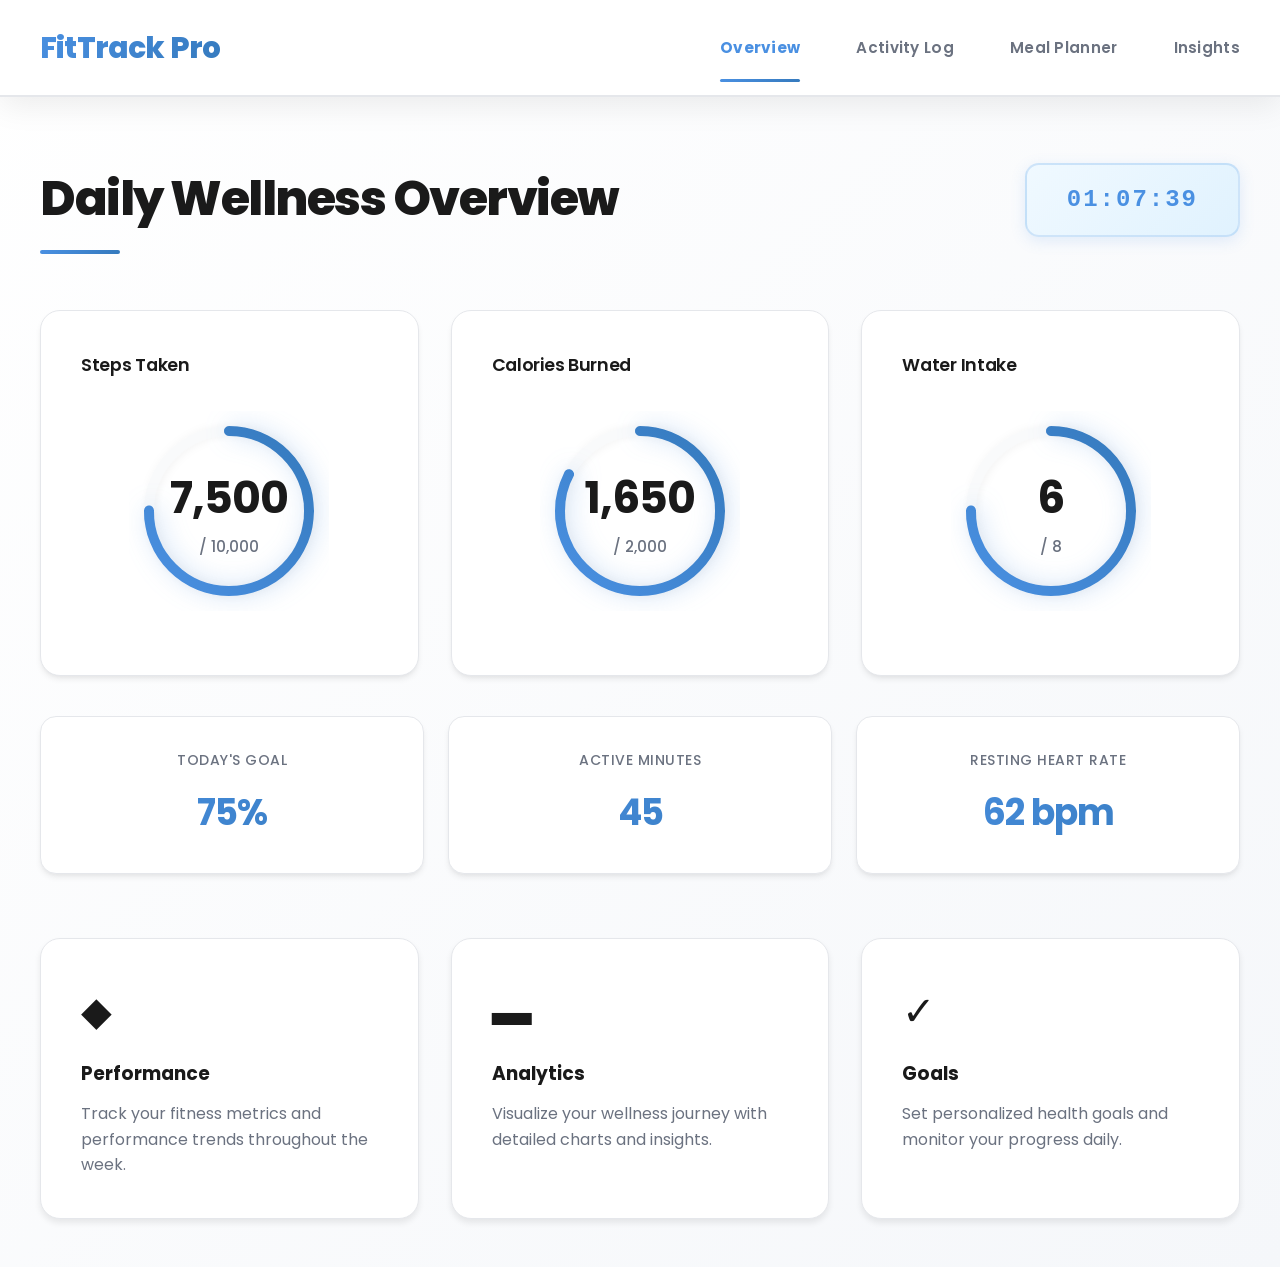
<file: index.html>
<!DOCTYPE html>
<html lang="en">
<head>
    <meta charset="UTF-8">
    <meta name="viewport" content="width=device-width, initial-scale=1.0">
    <title>FitTrack Pro - Daily Wellness Overview</title>
    <link rel="preconnect" href="https://fonts.googleapis.com">
    <link rel="preconnect" href="https://fonts.gstatic.com" crossorigin>
    <link href="https://fonts.googleapis.com/css2?family=Poppins:wght@300;400;500;600;700;800&display=swap" rel="stylesheet">
    <link rel="stylesheet" href="styles.css">
</head>
<body>
    <nav class="navbar">
        <div class="nav-container">
            <div class="logo">FitTrack Pro</div>
            <ul class="nav-menu">
                <li><a href="index.html" class="nav-link active">Overview</a></li>
                <li><a href="activity.html" class="nav-link">Activity Log</a></li>
                <li><a href="meals.html" class="nav-link">Meal Planner</a></li>
                <li><a href="insights.html" class="nav-link">Insights</a></li>
            </ul>
        </div>
    </nav>

    <main class="container">
        <svg width="0" height="0" style="position: absolute;">
            <defs>
                <linearGradient id="progressGradient" x1="0%" y1="0%" x2="100%" y2="100%">
                    <stop offset="0%" style="stop-color:#4A90E2;stop-opacity:1" />
                    <stop offset="100%" style="stop-color:#357ABD;stop-opacity:1" />
                </linearGradient>
            </defs>
        </svg>
        <div class="page-header">
            <h1>Daily Wellness Overview</h1>
            <div class="live-clock" id="liveClock"></div>
        </div>

        <div class="dashboard-grid">
            <div class="metric-card">
                <div class="metric-header">
                    <h3>Steps Taken</h3>
                </div>
                <div class="circular-progress" id="stepsProgress">
                    <svg class="progress-ring" width="200" height="200">
                        <circle class="progress-ring-circle-bg" cx="100" cy="100" r="80"></circle>
                        <circle class="progress-ring-circle" id="stepsCircle" cx="100" cy="100" r="80"></circle>
                    </svg>
                    <div class="progress-value">
                        <span id="stepsValue">0</span>
                        <span class="progress-label">/ 10,000</span>
                    </div>
                </div>
            </div>

            <div class="metric-card">
                <div class="metric-header">
                    <h3>Calories Burned</h3>
                </div>
                <div class="circular-progress" id="caloriesProgress">
                    <svg class="progress-ring" width="200" height="200">
                        <circle class="progress-ring-circle-bg" cx="100" cy="100" r="80"></circle>
                        <circle class="progress-ring-circle" id="caloriesCircle" cx="100" cy="100" r="80"></circle>
                    </svg>
                    <div class="progress-value">
                        <span id="caloriesValue">0</span>
                        <span class="progress-label">/ 2,000</span>
                    </div>
                </div>
            </div>

            <div class="metric-card">
                <div class="metric-header">
                    <h3>Water Intake</h3>
                </div>
                <div class="circular-progress" id="waterProgress">
                    <svg class="progress-ring" width="200" height="200">
                        <circle class="progress-ring-circle-bg" cx="100" cy="100" r="80"></circle>
                        <circle class="progress-ring-circle" id="waterCircle" cx="100" cy="100" r="80"></circle>
                    </svg>
                    <div class="progress-value">
                        <span id="waterValue">0</span>
                        <span class="progress-label">/ 8</span>
                    </div>
                </div>
            </div>
        </div>

        <div class="quick-stats">
            <div class="stat-box">
                <div class="stat-label">Today's Goal</div>
                <div class="stat-value" id="goalProgress">75%</div>
            </div>
            <div class="stat-box">
                <div class="stat-label">Active Minutes</div>
                <div class="stat-value" id="activeMinutes">45</div>
            </div>
            <div class="stat-box">
                <div class="stat-label">Resting Heart Rate</div>
                <div class="stat-value" id="heartRate">62 bpm</div>
            </div>
        </div>

        <div style="margin-top: 4rem;">
            <div style="display: grid; grid-template-columns: repeat(auto-fit, minmax(300px, 1fr)); gap: 2rem;">
                <div style="background: white; border-radius: 20px; padding: 2.5rem; box-shadow: 0 4px 6px rgba(0,0,0,0.08); border: 1px solid #E5E7EB; animation: fadeInUp 0.6s cubic-bezier(0.4, 0, 0.2, 1) 0.7s both;">
                    <div style="font-size: 2.5rem; margin-bottom: 1rem;">◆</div>
                    <h3 style="font-weight: 700; color: #1A1A1A; margin-bottom: 0.75rem;">Performance</h3>
                    <p style="color: #6B7280; line-height: 1.6;">Track your fitness metrics and performance trends throughout the week.</p>
                </div>
                <div style="background: white; border-radius: 20px; padding: 2.5rem; box-shadow: 0 4px 6px rgba(0,0,0,0.08); border: 1px solid #E5E7EB; animation: fadeInUp 0.6s cubic-bezier(0.4, 0, 0.2, 1) 0.8s both;">
                    <div style="font-size: 2.5rem; margin-bottom: 1rem;">▬</div>
                    <h3 style="font-weight: 700; color: #1A1A1A; margin-bottom: 0.75rem;">Analytics</h3>
                    <p style="color: #6B7280; line-height: 1.6;">Visualize your wellness journey with detailed charts and insights.</p>
                </div>
                <div style="background: white; border-radius: 20px; padding: 2.5rem; box-shadow: 0 4px 6px rgba(0,0,0,0.08); border: 1px solid #E5E7EB; animation: fadeInUp 0.6s cubic-bezier(0.4, 0, 0.2, 1) 0.9s both;">
                    <div style="font-size: 2.5rem; margin-bottom: 1rem;">✓</div>
                    <h3 style="font-weight: 700; color: #1A1A1A; margin-bottom: 0.75rem;">Goals</h3>
                    <p style="color: #6B7280; line-height: 1.6;">Set personalized health goals and monitor your progress daily.</p>
                </div>
            </div>
        </div>
    </main>

    <script src="data.js"></script>
    <script src="script.js"></script>
</body>
</html>
</file>
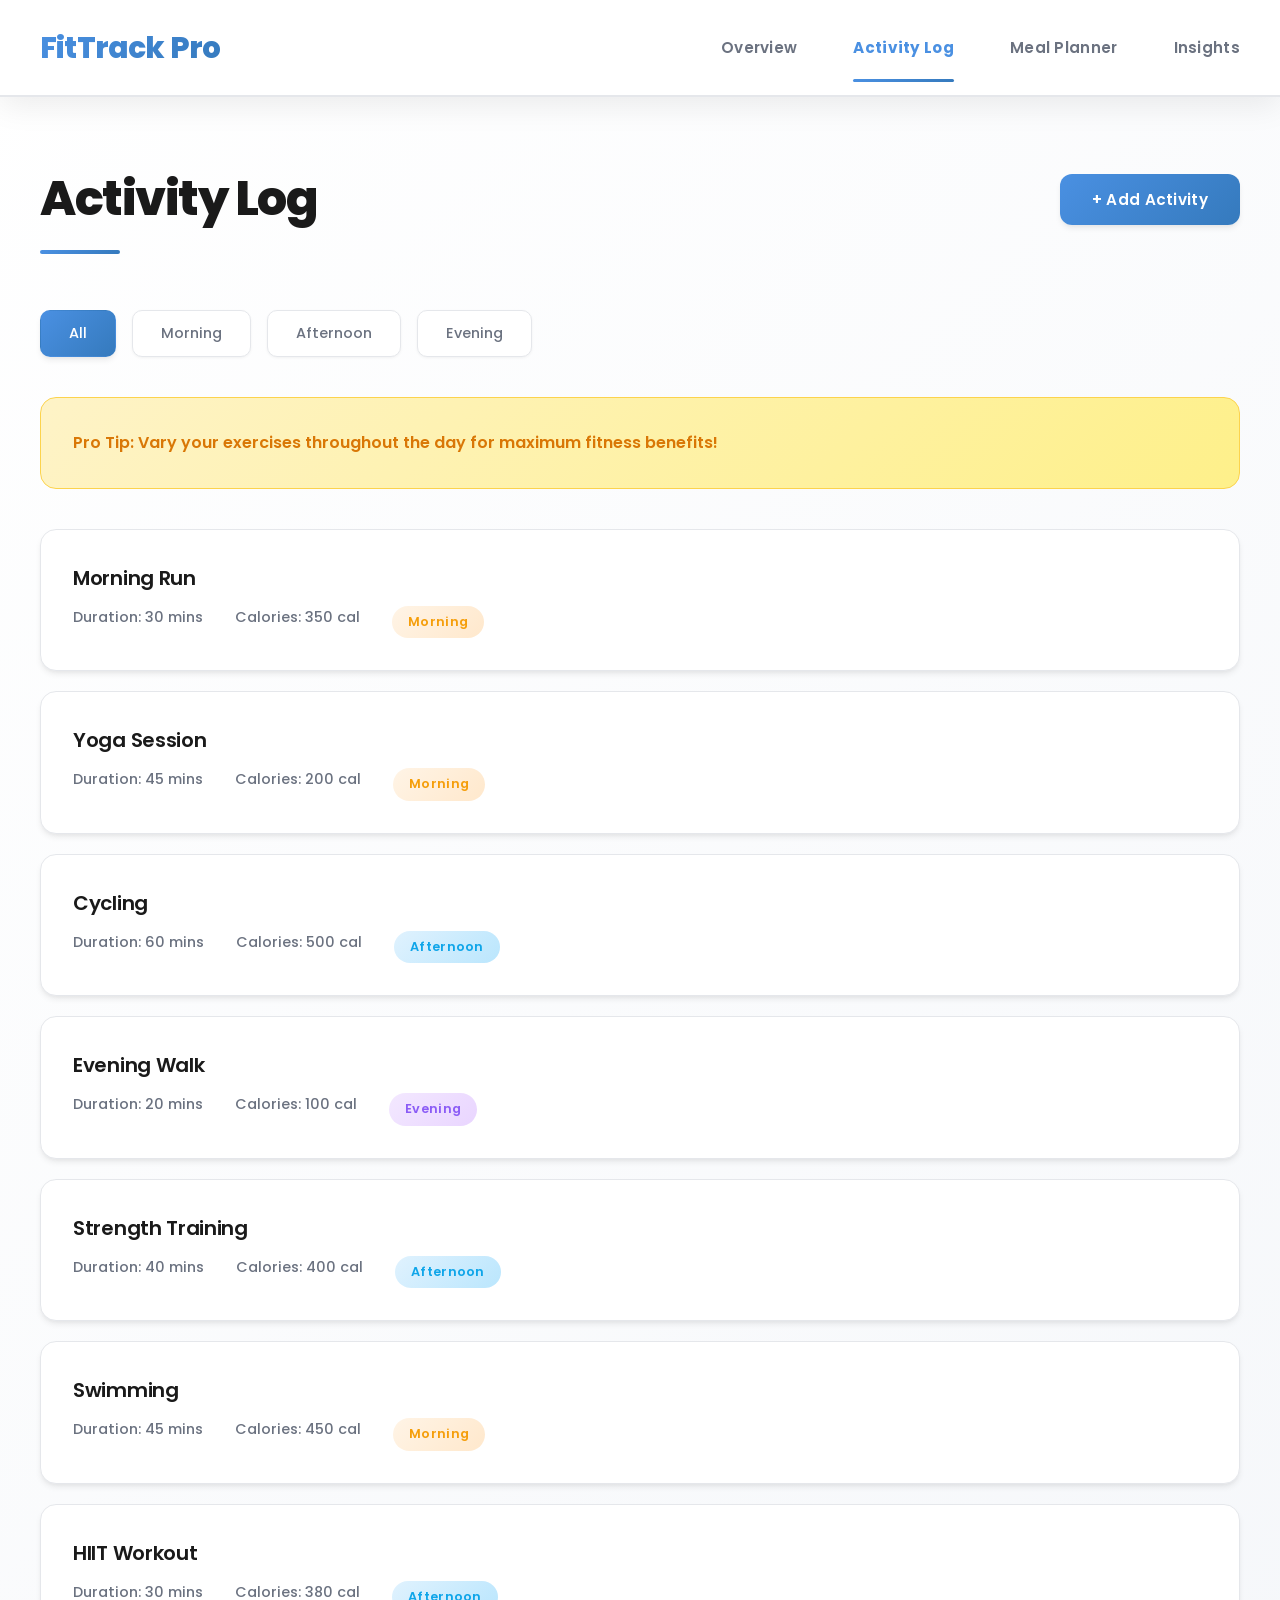
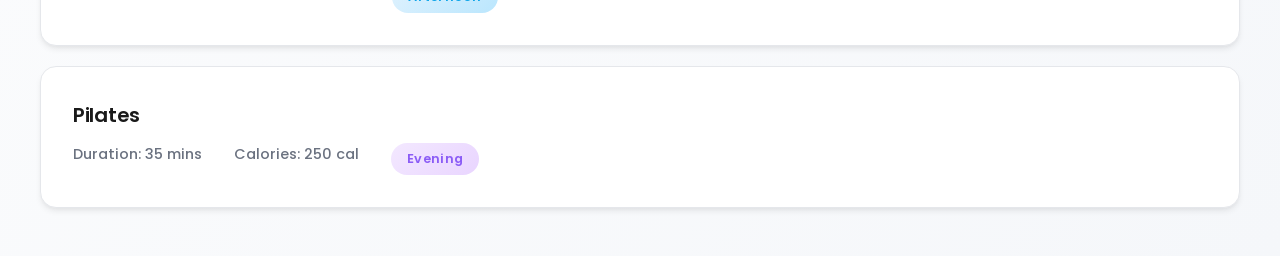
<file: activity.html>
<!DOCTYPE html>
<html lang="en">
<head>
    <meta charset="UTF-8">
    <meta name="viewport" content="width=device-width, initial-scale=1.0">
    <title>FitTrack Pro - Activity Log</title>
    <link rel="preconnect" href="https://fonts.googleapis.com">
    <link rel="preconnect" href="https://fonts.gstatic.com" crossorigin>
    <link href="https://fonts.googleapis.com/css2?family=Poppins:wght@300;400;500;600;700;800&display=swap" rel="stylesheet">
    <link rel="stylesheet" href="styles.css">
</head>
<body>
    <nav class="navbar">
        <div class="nav-container">
            <div class="logo">FitTrack Pro</div>
            <ul class="nav-menu">
                <li><a href="index.html" class="nav-link">Overview</a></li>
                <li><a href="activity.html" class="nav-link active">Activity Log</a></li>
                <li><a href="meals.html" class="nav-link">Meal Planner</a></li>
                <li><a href="insights.html" class="nav-link">Insights</a></li>
            </ul>
        </div>
    </nav>

    <main class="container">
        <div class="page-header">
            <h1>Activity Log</h1>
            <button class="btn btn-primary" id="addActivityBtn">+ Add Activity</button>
        </div>

        <div class="filter-section">
            <button class="filter-btn active" data-filter="all">All</button>
            <button class="filter-btn" data-filter="morning">Morning</button>
            <button class="filter-btn" data-filter="afternoon">Afternoon</button>
            <button class="filter-btn" data-filter="evening">Evening</button>
        </div>

        <div style="margin-bottom: 2.5rem; padding: 2rem; background: linear-gradient(135deg, #FEF3C7 0%, #FEF08A 100%); border-radius: 16px; border: 1px solid #FCD34D;">
            <p style="color: #D97706; font-weight: 600;">Pro Tip: Vary your exercises throughout the day for maximum fitness benefits!</p>
        </div>

        <div class="activity-list" id="activityList">
            <!-- Activities will be dynamically inserted here -->
        </div>
    </main>

    <!-- Add Activity Modal -->
    <div class="modal-overlay" id="activityModal">
        <div class="modal-content">
            <div class="modal-header">
                <h2>Add New Activity</h2>
                <button class="modal-close" id="closeModal">&times;</button>
            </div>
            <form id="activityForm" class="activity-form">
                <div class="form-group">
                    <label for="activityName">Activity Name</label>
                    <input type="text" id="activityName" required placeholder="e.g., Running, Yoga, Cycling">
                </div>
                <div class="form-group">
                    <label for="activityDuration">Duration (minutes)</label>
                    <input type="number" id="activityDuration" required min="1" placeholder="30">
                </div>
                <div class="form-group">
                    <label for="activityCalories">Calories Burned</label>
                    <input type="number" id="activityCalories" required min="1" placeholder="250">
                </div>
                <div class="form-group">
                    <label for="activityTime">Time of Day</label>
                    <select id="activityTime" required>
                        <option value="morning">Morning</option>
                        <option value="afternoon">Afternoon</option>
                        <option value="evening">Evening</option>
                    </select>
                </div>
                <div class="form-actions">
                    <button type="button" class="btn btn-secondary" id="cancelBtn">Cancel</button>
                    <button type="submit" class="btn btn-primary">Add Activity</button>
                </div>
            </form>
        </div>
    </div>

    <!-- Success Modal -->
    <div class="modal-overlay" id="successModal">
        <div class="modal-content success-modal">
            <div class="success-icon">✓</div>
            <h2>Activity Added Successfully</h2>
            <button class="btn btn-primary" id="closeSuccessModal">OK</button>
        </div>
    </div>

    <script src="data.js"></script>
    <script src="activity.js"></script>
</body>
</html>
</file>
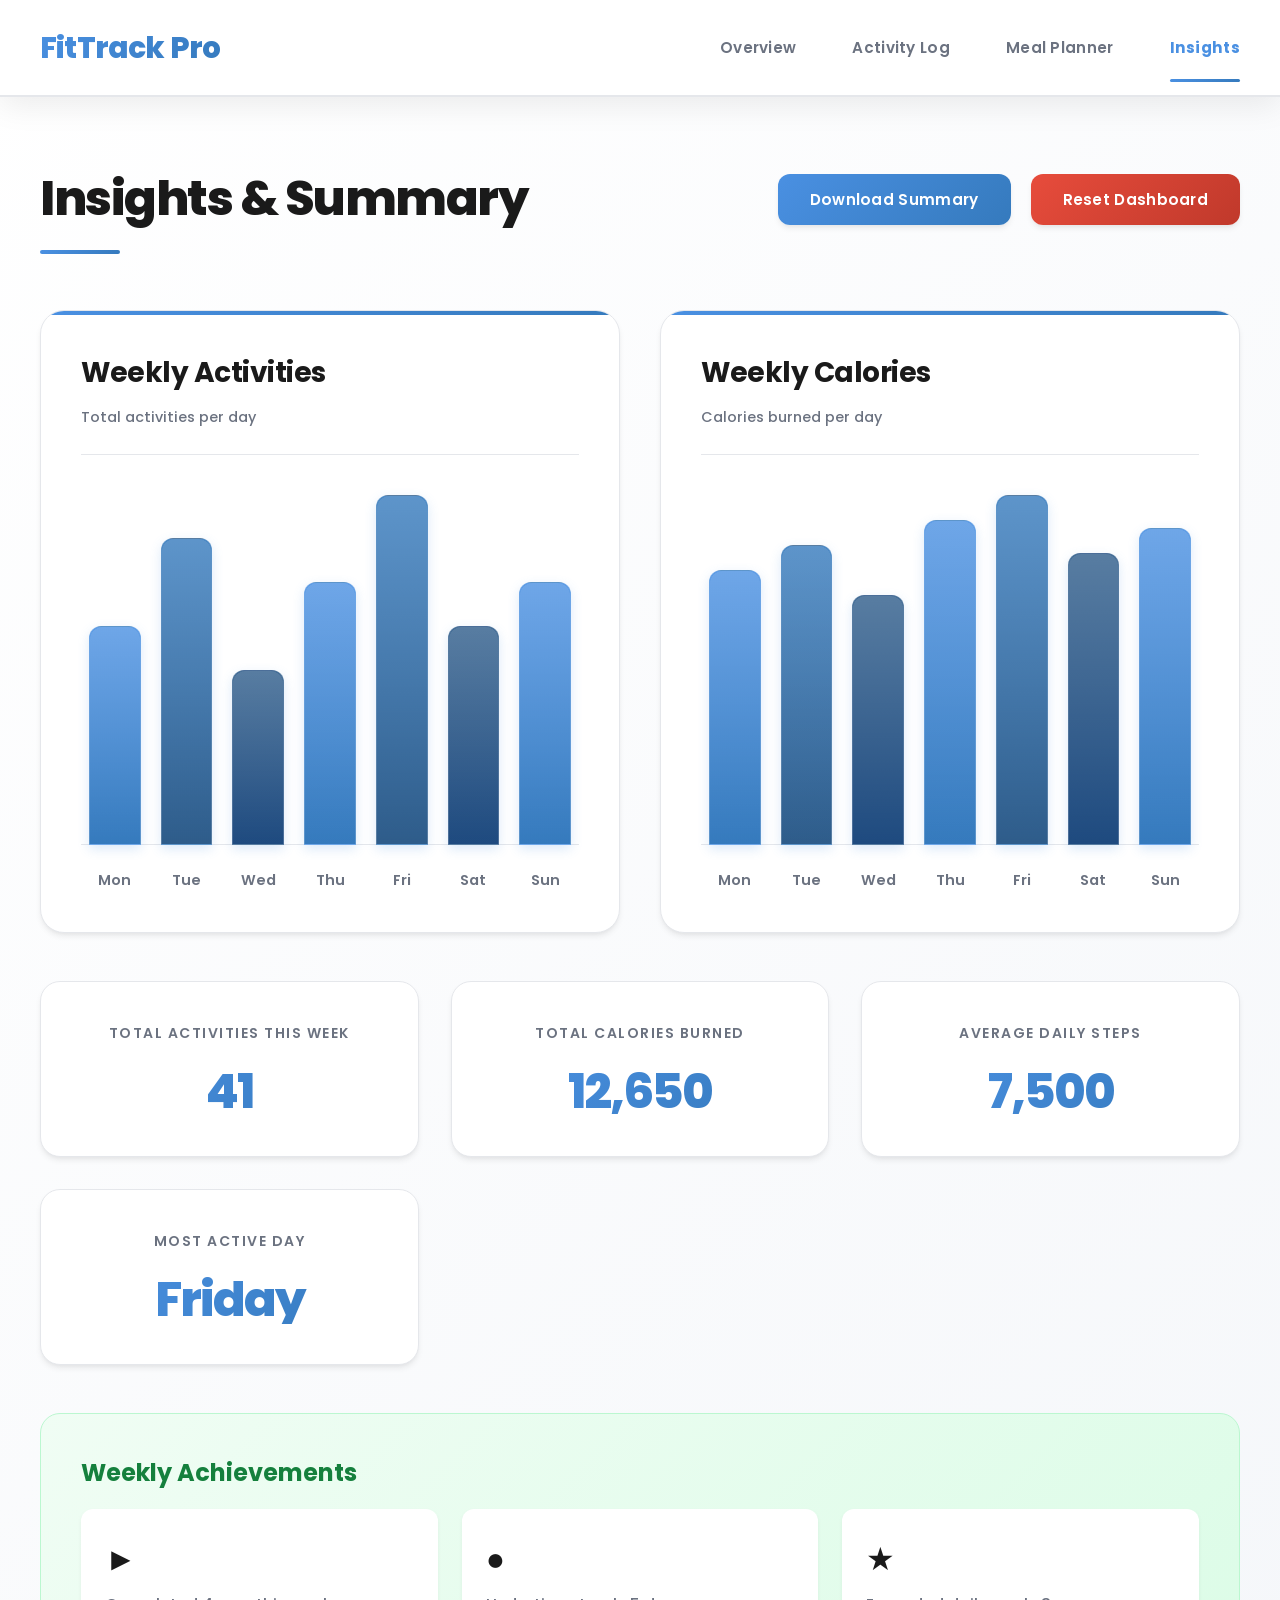
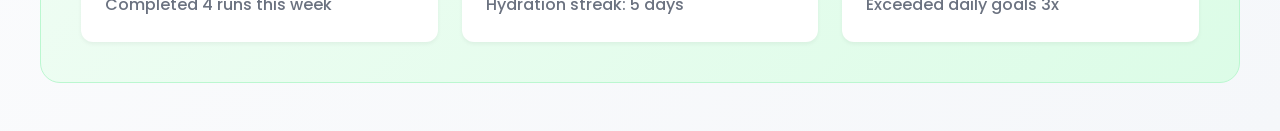
<file: insights.html>
<!DOCTYPE html>
<html lang="en">
<head>
    <meta charset="UTF-8">
    <meta name="viewport" content="width=device-width, initial-scale=1.0">
    <title>FitTrack Pro - Insights & Summary</title>
    <link rel="preconnect" href="https://fonts.googleapis.com">
    <link rel="preconnect" href="https://fonts.gstatic.com" crossorigin>
    <link href="https://fonts.googleapis.com/css2?family=Poppins:wght@300;400;500;600;700;800&display=swap" rel="stylesheet">
    <link rel="stylesheet" href="styles.css">
</head>
<body>
    <nav class="navbar">
        <div class="nav-container">
            <div class="logo">FitTrack Pro</div>
            <ul class="nav-menu">
                <li><a href="index.html" class="nav-link">Overview</a></li>
                <li><a href="activity.html" class="nav-link">Activity Log</a></li>
                <li><a href="meals.html" class="nav-link">Meal Planner</a></li>
                <li><a href="insights.html" class="nav-link active">Insights</a></li>
            </ul>
        </div>
    </nav>

    <main class="container">
        <div class="page-header">
            <h1>Insights & Summary</h1>
            <div class="header-actions">
                <button class="btn btn-primary" id="downloadBtn">Download Summary</button>
                <button class="btn btn-danger" id="resetBtn">Reset Dashboard</button>
            </div>
        </div>

        <div class="insights-grid">
            <div class="insight-card">
                <div class="insight-header">
                    <h2>Weekly Activities</h2>
                    <span class="insight-subtitle">Total activities per day</span>
                </div>
                <div class="bar-chart" id="weeklyActivities">
                    <div class="chart-bars">
                        <!-- Bars will be dynamically inserted -->
                    </div>
                    <div class="chart-labels">
                        <span>Mon</span>
                        <span>Tue</span>
                        <span>Wed</span>
                        <span>Thu</span>
                        <span>Fri</span>
                        <span>Sat</span>
                        <span>Sun</span>
                    </div>
                </div>
            </div>

            <div class="insight-card">
                <div class="insight-header">
                    <h2>Weekly Calories</h2>
                    <span class="insight-subtitle">Calories burned per day</span>
                </div>
                <div class="bar-chart" id="weeklyCalories">
                    <div class="chart-bars">
                        <!-- Bars will be dynamically inserted -->
                    </div>
                    <div class="chart-labels">
                        <span>Mon</span>
                        <span>Tue</span>
                        <span>Wed</span>
                        <span>Thu</span>
                        <span>Fri</span>
                        <span>Sat</span>
                        <span>Sun</span>
                    </div>
                </div>
            </div>
        </div>

        <div class="summary-stats">
            <div class="summary-card">
                <h3>Total Activities This Week</h3>
                <div class="summary-value" id="totalActivities">0</div>
            </div>
            <div class="summary-card">
                <h3>Total Calories Burned</h3>
                <div class="summary-value" id="totalCaloriesBurned">0</div>
            </div>
            <div class="summary-card">
                <h3>Average Daily Steps</h3>
                <div class="summary-value" id="avgSteps">0</div>
            </div>
            <div class="summary-card">
                <h3>Most Active Day</h3>
                <div class="summary-value" id="mostActiveDay">-</div>
            </div>
        </div>

        <div style="margin-top: 3rem; padding: 2.5rem; background: linear-gradient(135deg, #F0FDF4 0%, #DCFCE7 100%); border-radius: 20px; border: 1px solid #BBF7D0;">
            <h2 style="color: #15803D; font-weight: 700; margin-bottom: 1rem; font-size: 1.5rem;">Weekly Achievements</h2>
            <div style="display: grid; grid-template-columns: repeat(auto-fit, minmax(250px, 1fr)); gap: 1.5rem;">
                <div style="background: white; padding: 1.5rem; border-radius: 12px; box-shadow: 0 2px 4px rgba(0,0,0,0.05);">
                    <div style="font-size: 2rem; margin-bottom: 0.5rem;">►</div>
                    <p style="color: #6B7280; font-weight: 500;">Completed 4 runs this week</p>
                </div>
                <div style="background: white; padding: 1.5rem; border-radius: 12px; box-shadow: 0 2px 4px rgba(0,0,0,0.05);">
                    <div style="font-size: 2rem; margin-bottom: 0.5rem;">●</div>
                    <p style="color: #6B7280; font-weight: 500;">Hydration streak: 5 days</p>
                </div>
                <div style="background: white; padding: 1.5rem; border-radius: 12px; box-shadow: 0 2px 4px rgba(0,0,0,0.05);">
                    <div style="font-size: 2rem; margin-bottom: 0.5rem;">★</div>
                    <p style="color: #6B7280; font-weight: 500;">Exceeded daily goals 3x</p>
                </div>
            </div>
        </div>
    </main>

    <!-- Reset Confirmation Modal -->
    <div class="modal-overlay" id="resetModal">
        <div class="modal-content">
            <div class="modal-header">
                <h2>Reset Dashboard</h2>
                <button class="modal-close" id="closeResetModal">&times;</button>
            </div>
            <div class="modal-body">
                <p>Are you sure you want to reset all dashboard data? This action cannot be undone.</p>
            </div>
            <div class="form-actions">
                <button type="button" class="btn btn-secondary" id="cancelResetBtn">Cancel</button>
                <button type="button" class="btn btn-danger" id="confirmResetBtn">Reset Dashboard</button>
            </div>
        </div>
    </div>

    <script src="data.js"></script>
    <script src="insights.js"></script>
</body>
</html>
</file>
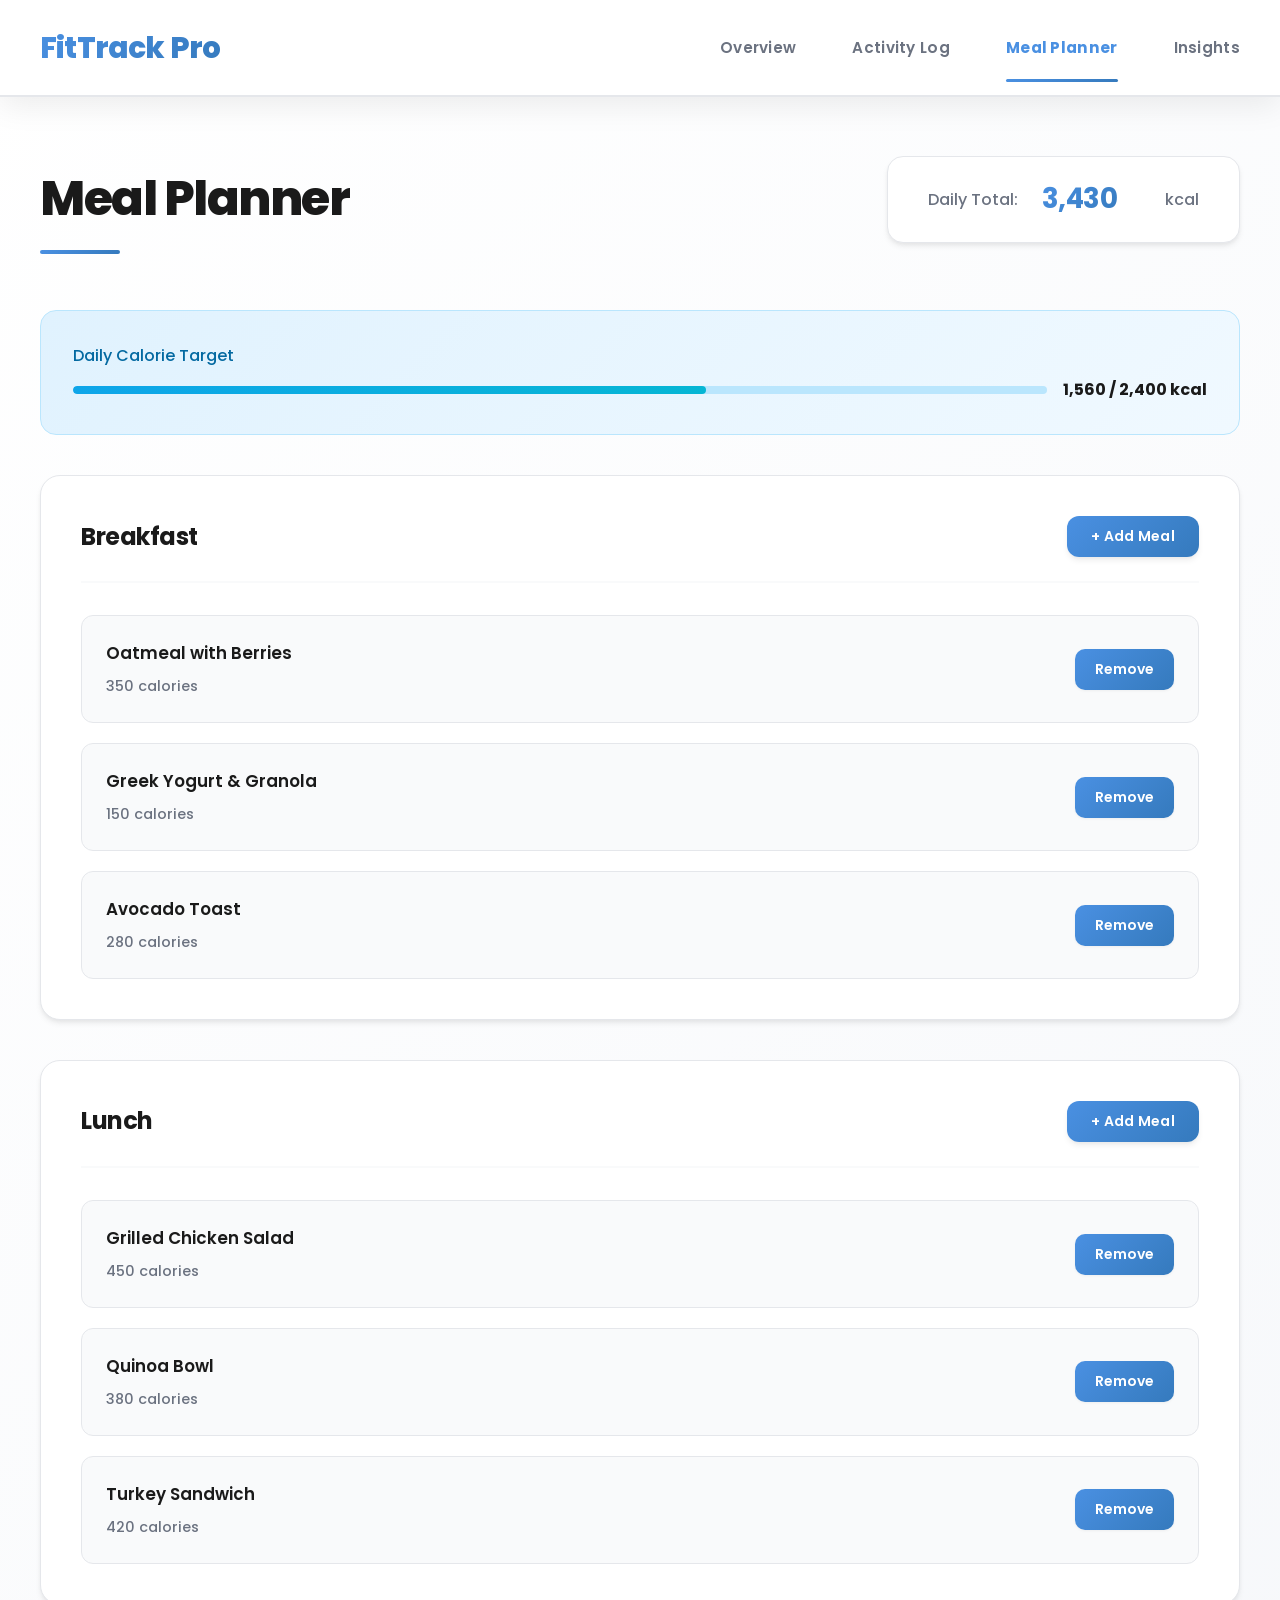
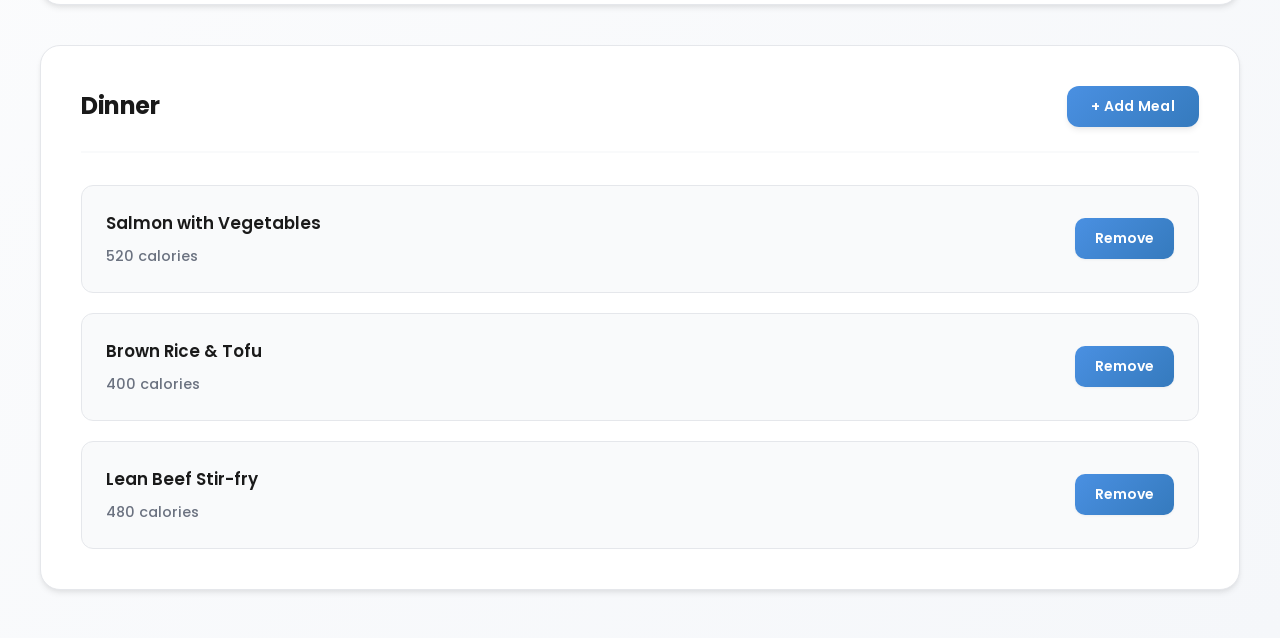
<file: meals.html>
<!DOCTYPE html>
<html lang="en">
<head>
    <meta charset="UTF-8">
    <meta name="viewport" content="width=device-width, initial-scale=1.0">
    <title>FitTrack Pro - Meal Planner</title>
    <link rel="preconnect" href="https://fonts.googleapis.com">
    <link rel="preconnect" href="https://fonts.gstatic.com" crossorigin>
    <link href="https://fonts.googleapis.com/css2?family=Poppins:wght@300;400;500;600;700;800&display=swap" rel="stylesheet">
    <link rel="stylesheet" href="styles.css">
</head>
<body>
    <nav class="navbar">
        <div class="nav-container">
            <div class="logo">FitTrack Pro</div>
            <ul class="nav-menu">
                <li><a href="index.html" class="nav-link">Overview</a></li>
                <li><a href="activity.html" class="nav-link">Activity Log</a></li>
                <li><a href="meals.html" class="nav-link active">Meal Planner</a></li>
                <li><a href="insights.html" class="nav-link">Insights</a></li>
            </ul>
        </div>
    </nav>

    <main class="container">
        <div class="page-header">
            <h1>Meal Planner</h1>
            <div class="daily-calories">
                <span class="calories-label">Daily Total:</span>
                <span class="calories-value" id="totalCalories">0</span>
                <span class="calories-label" style="margin-left: 1.5rem;">kcal</span>
            </div>
        </div>

        <div style="margin-bottom: 2.5rem; padding: 2rem; background: linear-gradient(135deg, #E0F2FE 0%, #F0F9FF 100%); border-radius: 16px; border: 1px solid #BAE6FD;">
            <p style="color: #0369A1; font-weight: 500; margin-bottom: 0.5rem;">Daily Calorie Target</p>
            <div style="display: flex; align-items: center; gap: 1rem;">
                <div style="flex: 1; height: 8px; background: #BAE6FD; border-radius: 4px; overflow: hidden;">
                    <div style="height: 100%; background: linear-gradient(90deg, #0EA5E9 0%, #06B6D4 100%); width: 65%; border-radius: 4px; animation: slideInLeft 1s ease-out;"></div>
                </div>
                <span style="color: #1A1A1A; font-weight: 700; min-width: 50px;">1,560 / 2,400 kcal</span>
            </div>
        </div>

        <div class="meals-grid">
            <div class="meal-section">
                <div class="meal-header">
                    <h2>Breakfast</h2>
                    <button class="btn btn-small" data-meal="breakfast">+ Add Meal</button>
                </div>
                <div class="meal-items" id="breakfastItems">
                    <!-- Breakfast items will be dynamically inserted -->
                </div>
            </div>

            <div class="meal-section">
                <div class="meal-header">
                    <h2>Lunch</h2>
                    <button class="btn btn-small" data-meal="lunch">+ Add Meal</button>
                </div>
                <div class="meal-items" id="lunchItems">
                    <!-- Lunch items will be dynamically inserted -->
                </div>
            </div>

            <div class="meal-section">
                <div class="meal-header">
                    <h2>Dinner</h2>
                    <button class="btn btn-small" data-meal="dinner">+ Add Meal</button>
                </div>
                <div class="meal-items" id="dinnerItems">
                    <!-- Dinner items will be dynamically inserted -->
                </div>
            </div>
        </div>
    </main>

    <!-- Add Meal Modal -->
    <div class="modal-overlay" id="mealModal">
        <div class="modal-content">
            <div class="modal-header">
                <h2>Add Meal Item</h2>
                <button class="modal-close" id="closeMealModal">&times;</button>
            </div>
            <form id="mealForm" class="activity-form">
                <div class="form-group">
                    <label for="mealName">Meal Name</label>
                    <input type="text" id="mealName" required placeholder="e.g., Grilled Chicken, Salad">
                </div>
                <div class="form-group">
                    <label for="mealCalories">Calories</label>
                    <input type="number" id="mealCalories" required min="1" placeholder="350">
                </div>
                <div class="form-actions">
                    <button type="button" class="btn btn-secondary" id="cancelMealBtn">Cancel</button>
                    <button type="submit" class="btn btn-primary">Add Meal</button>
                </div>
            </form>
        </div>
    </div>

    <script src="data.js"></script>
    <script src="meals.js"></script>
</body>
</html>
</file>
<file: styles.css>
* {
    margin: 0;
    padding: 0;
    box-sizing: border-box;
}

:root {
    --primary-color: #4A90E2;
    --secondary-color: #50C878;
    --danger-color: #E74C3C;
    --text-dark: #1A1A1A;
    --text-light: #6B7280;
    --bg-white: #FFFFFF;
    --bg-light: #F9FAFB;
    --bg-gradient: linear-gradient(135deg, #FFFFFF 0%, #F5F7FA 100%);
    --border-color: #E5E7EB;
    --shadow-sm: 0 1px 3px rgba(0, 0, 0, 0.05);
    --shadow: 0 4px 6px -1px rgba(0, 0, 0, 0.08), 0 2px 4px -1px rgba(0, 0, 0, 0.04);
    --shadow-lg: 0 10px 15px -3px rgba(0, 0, 0, 0.1), 0 4px 6px -2px rgba(0, 0, 0, 0.05);
    --shadow-xl: 0 20px 25px -5px rgba(0, 0, 0, 0.1), 0 10px 10px -5px rgba(0, 0, 0, 0.04);
    --gradient-black: linear-gradient(135deg, rgba(0, 0, 0, 0.02) 0%, rgba(0, 0, 0, 0.05) 100%);
    --gradient-primary: linear-gradient(135deg, #4A90E2 0%, #357ABD 100%);
    --gradient-success: linear-gradient(135deg, #50C878 0%, #3FA862 100%);
    --accent-orange: #F59E0B;
    --accent-purple: #8B5CF6;
    --accent-pink: #EC4899;
}

body {
    font-family: 'Poppins', -apple-system, BlinkMacSystemFont, 'Segoe UI', sans-serif;
    background: var(--bg-gradient);
    color: var(--text-dark);
    line-height: 1.6;
    font-weight: 400;
    -webkit-font-smoothing: antialiased;
    -moz-osx-font-smoothing: grayscale;
}

/* Navigation */
.navbar {
    background: rgba(255, 255, 255, 0.98);
    backdrop-filter: blur(12px);
    box-shadow: 0 8px 32px rgba(0, 0, 0, 0.08);
    position: sticky;
    top: 0;
    z-index: 1000;
    border-bottom: 2px solid var(--border-color);
    padding: 0;
}

.nav-container {
    max-width: 1400px;
    margin: 0 auto;
    padding: 1.5rem 2.5rem;
    display: flex;
    justify-content: space-between;
    align-items: center;
}

.logo {
    font-size: 1.85rem;
    font-weight: 800;
    background: var(--gradient-primary);
    -webkit-background-clip: text;
    -webkit-text-fill-color: transparent;
    background-clip: text;
    letter-spacing: -0.8px;
    transition: all 0.3s ease;
}

.logo:hover {
    transform: scale(1.05);
    letter-spacing: -0.5px;
}

.nav-menu {
    display: flex;
    list-style: none;
    gap: 3.5rem;
}

.nav-link {
    text-decoration: none;
    color: var(--text-light);
    font-weight: 600;
    font-size: 0.95rem;
    transition: all 0.3s ease;
    position: relative;
    padding: 0.75rem 0;
    letter-spacing: 0.3px;
}

.nav-link:hover {
    color: var(--primary-color);
}

.nav-link.active {
    color: var(--primary-color);
    font-weight: 700;
}

.nav-link.active::after {
    content: '';
    position: absolute;
    bottom: -0.75rem;
    left: 0;
    right: 0;
    height: 3px;
    background: var(--gradient-primary);
    border-radius: 2px;
    animation: slideInLeft 0.4s cubic-bezier(0.4, 0, 0.2, 1);
}

/* Container */
.container {
    max-width: 1400px;
    margin: 3rem auto;
    padding: 0 2.5rem;
}

.page-header {
    display: flex;
    justify-content: space-between;
    align-items: center;
    margin-bottom: 3.5rem;
    flex-wrap: wrap;
    gap: 2rem;
}

.page-header h1 {
    font-size: 3rem;
    font-weight: 800;
    color: var(--text-dark);
    letter-spacing: -1.5px;
    padding: 1rem 0;
    position: relative;
    animation: slideInLeft 0.8s cubic-bezier(0.4, 0, 0.2, 1);
}

.page-header h1::before {
    content: '';
    position: absolute;
    bottom: 0;
    left: 0;
    width: 80px;
    height: 4px;
    background: var(--gradient-primary);
    border-radius: 2px;
    animation: slideInLeft 1s cubic-bezier(0.4, 0, 0.2, 1) 0.2s both;
}

.live-clock {
    font-size: 1.5rem;
    font-weight: 700;
    color: var(--primary-color);
    background: linear-gradient(135deg, #F0F9FF 0%, #E0F2FE 100%);
    padding: 1rem 2.5rem;
    border-radius: 14px;
    box-shadow: 0 4px 15px rgba(74, 144, 226, 0.15);
    border: 2px solid rgba(74, 144, 226, 0.2);
    letter-spacing: 2px;
    font-family: 'Courier New', monospace;
    animation: slideInRight 0.8s cubic-bezier(0.4, 0, 0.2, 1);
    transition: all 0.3s ease;
}

.live-clock:hover {
    box-shadow: 0 6px 25px rgba(74, 144, 226, 0.25);
    transform: translateY(-2px);
    border-color: var(--primary-color);
}

/* Dashboard Grid */
.dashboard-grid {
    display: grid;
    grid-template-columns: repeat(auto-fit, minmax(320px, 1fr));
    gap: 2rem;
    margin-bottom: 2.5rem;
}

.metric-card {
    background: var(--bg-white);
    border-radius: 20px;
    padding: 2.5rem;
    box-shadow: var(--shadow);
    transition: all 0.4s cubic-bezier(0.4, 0, 0.2, 1);
    border: 1px solid var(--border-color);
    position: relative;
    overflow: hidden;
}

.metric-card::before {
    content: '';
    position: absolute;
    top: 0;
    left: 0;
    right: 0;
    height: 4px;
    background: var(--gradient-primary);
    opacity: 0;
    transition: opacity 0.4s;
}

.metric-card:hover {
    transform: translateY(-8px);
    box-shadow: var(--shadow-xl);
    border-color: rgba(74, 144, 226, 0.2);
}

.metric-card:hover::before {
    opacity: 1;
}

.metric-header {
    display: flex;
    justify-content: space-between;
    align-items: center;
    margin-bottom: 2rem;
}

.metric-header h3 {
    font-size: 1.1rem;
    font-weight: 600;
    color: var(--text-dark);
    letter-spacing: -0.3px;
}

.metric-icon {
    font-size: 2.25rem;
    opacity: 0.8;
}

/* Circular Progress */
.circular-progress {
    position: relative;
    display: flex;
    justify-content: center;
    align-items: center;
    margin: 1.5rem 0;
}

.progress-ring {
    transform: rotate(-90deg);
    filter: drop-shadow(0 2px 4px rgba(0, 0, 0, 0.05));
}

.progress-ring-circle-bg {
    fill: none;
    stroke: var(--bg-light);
    stroke-width: 10;
}

.progress-ring-circle {
    fill: none;
    stroke: url(#progressGradient);
    stroke-width: 10;
    stroke-linecap: round;
    stroke-dasharray: 502;
    stroke-dashoffset: 502;
    transition: stroke-dashoffset 1.5s cubic-bezier(0.4, 0, 0.2, 1);
    filter: drop-shadow(0 2px 8px rgba(74, 144, 226, 0.3));
}

.progress-value {
    position: absolute;
    text-align: center;
}

.progress-value span:first-child {
    font-size: 2.75rem;
    font-weight: 700;
    color: var(--text-dark);
    display: block;
    letter-spacing: -1px;
}

.progress-label {
    font-size: 0.95rem;
    color: var(--text-light);
    font-weight: 500;
    margin-top: 0.25rem;
}

/* Quick Stats */
.quick-stats {
    display: grid;
    grid-template-columns: repeat(auto-fit, minmax(220px, 1fr));
    gap: 1.5rem;
}

.stat-box {
    background: var(--bg-white);
    padding: 2rem;
    border-radius: 16px;
    box-shadow: var(--shadow);
    text-align: center;
    border: 1px solid var(--border-color);
    transition: all 0.3s ease;
    position: relative;
    overflow: hidden;
}

.stat-box::before {
    content: '';
    position: absolute;
    top: 0;
    left: 0;
    right: 0;
    bottom: 0;
    background: var(--gradient-black);
    opacity: 0;
    transition: opacity 0.3s;
}

.stat-box:hover {
    transform: translateY(-4px);
    box-shadow: var(--shadow-lg);
}

.stat-box:hover::before {
    opacity: 1;
}

.stat-label {
    font-size: 0.875rem;
    color: var(--text-light);
    margin-bottom: 0.75rem;
    font-weight: 500;
    text-transform: uppercase;
    letter-spacing: 0.5px;
    position: relative;
    z-index: 1;
}

.stat-value {
    font-size: 2.25rem;
    font-weight: 700;
    background: var(--gradient-primary);
    -webkit-background-clip: text;
    -webkit-text-fill-color: transparent;
    background-clip: text;
    position: relative;
    z-index: 1;
    letter-spacing: -1px;
}

/* Buttons */
.btn {
    padding: 0.875rem 2rem;
    border: none;
    border-radius: 12px;
    font-size: 0.95rem;
    font-weight: 600;
    font-family: 'Poppins', sans-serif;
    cursor: pointer;
    transition: all 0.3s cubic-bezier(0.4, 0, 0.2, 1);
    background: var(--gradient-primary);
    color: white;
    box-shadow: var(--shadow);
    letter-spacing: 0.3px;
    position: relative;
    overflow: hidden;
}

.btn::before {
    content: '';
    position: absolute;
    top: 0;
    left: -100%;
    width: 100%;
    height: 100%;
    background: linear-gradient(90deg, transparent, rgba(255, 255, 255, 0.2), transparent);
    transition: left 0.5s;
}

.btn:hover::before {
    left: 100%;
}

.btn:hover {
    transform: translateY(-2px);
    box-shadow: var(--shadow-lg);
}

.btn:active {
    transform: translateY(0);
}

.btn-primary {
    background: var(--gradient-primary);
}

.btn-secondary {
    background: linear-gradient(135deg, #6B7280 0%, #4B5563 100%);
}

.btn-danger {
    background: linear-gradient(135deg, #E74C3C 0%, #C0392B 100%);
}

.btn-small {
    padding: 0.625rem 1.5rem;
    font-size: 0.875rem;
}

.header-actions {
    display: flex;
    gap: 1.25rem;
    flex-wrap: wrap;
    animation: slideInRight 0.8s cubic-bezier(0.4, 0, 0.2, 1);
}

/* Filter Section */
.filter-section {
    display: flex;
    gap: 1rem;
    margin-bottom: 2.5rem;
    flex-wrap: wrap;
}

.filter-btn {
    padding: 0.75rem 1.75rem;
    border: 1.5px solid var(--border-color);
    background: var(--bg-white);
    border-radius: 10px;
    cursor: pointer;
    font-weight: 500;
    font-family: 'Poppins', sans-serif;
    color: var(--text-light);
    transition: all 0.3s ease;
    font-size: 0.9rem;
    box-shadow: var(--shadow-sm);
}

.filter-btn:hover {
    border-color: var(--primary-color);
    color: var(--primary-color);
    transform: translateY(-2px);
    box-shadow: var(--shadow);
}

.filter-btn.active {
    background: var(--gradient-primary);
    color: white;
    border-color: transparent;
    box-shadow: var(--shadow);
}

/* Activity List */
.activity-list {
    display: grid;
    gap: 1.25rem;
}

.activity-item {
    background: var(--bg-white);
    padding: 2rem;
    border-radius: 16px;
    box-shadow: var(--shadow);
    display: flex;
    justify-content: space-between;
    align-items: center;
    transition: all 0.3s ease;
    border: 1px solid var(--border-color);
    position: relative;
    overflow: hidden;
}

.activity-item::before {
    content: '';
    position: absolute;
    left: 0;
    top: 0;
    bottom: 0;
    width: 4px;
    background: var(--gradient-primary);
    transform: scaleY(0);
    transition: transform 0.3s;
}

.activity-item:hover {
    transform: translateX(8px);
    box-shadow: var(--shadow-lg);
    border-color: rgba(74, 144, 226, 0.2);
}

.activity-item:hover::before {
    transform: scaleY(1);
}

.activity-info {
    flex: 1;
}

.activity-name {
    font-size: 1.25rem;
    font-weight: 600;
    color: var(--text-dark);
    margin-bottom: 0.75rem;
    letter-spacing: -0.3px;
}

.activity-details {
    display: flex;
    gap: 2rem;
    color: var(--text-light);
    font-size: 0.9rem;
    font-weight: 500;
}

.activity-badge {
    padding: 0.375rem 1rem;
    border-radius: 20px;
    font-size: 0.8rem;
    font-weight: 600;
    text-transform: capitalize;
    letter-spacing: 0.3px;
}

.badge-morning {
    background: linear-gradient(135deg, #FFF4E6 0%, #FFE8CC 100%);
    color: #F59E0B;
}

.badge-afternoon {
    background: linear-gradient(135deg, #E0F2FE 0%, #BAE6FD 100%);
    color: #0EA5E9;
}

.badge-evening {
    background: linear-gradient(135deg, #F3E8FF 0%, #E9D5FF 100%);
    color: #8B5CF6;
}

/* Modal */
.modal-overlay {
    display: none;
    position: fixed;
    top: 0;
    left: 0;
    right: 0;
    bottom: 0;
    background: rgba(0, 0, 0, 0.6);
    backdrop-filter: blur(4px);
    z-index: 2000;
    justify-content: center;
    align-items: center;
    animation: fadeIn 0.3s;
}

@keyframes fadeIn {
    from { opacity: 0; }
    to { opacity: 1; }
}

.modal-overlay.active {
    display: flex;
}

.modal-content {
    background: var(--bg-white);
    border-radius: 24px;
    padding: 2.5rem;
    max-width: 550px;
    width: 90%;
    max-height: 90vh;
    overflow-y: auto;
    box-shadow: var(--shadow-xl);
    border: 1px solid var(--border-color);
    animation: modalSlideIn 0.4s cubic-bezier(0.4, 0, 0.2, 1);
}

@keyframes modalSlideIn {
    from {
        transform: translateY(-30px) scale(0.95);
        opacity: 0;
    }
    to {
        transform: translateY(0) scale(1);
        opacity: 1;
    }
}

.modal-header {
    display: flex;
    justify-content: space-between;
    align-items: center;
    margin-bottom: 2rem;
    padding-bottom: 1.5rem;
    border-bottom: 1px solid var(--border-color);
}

.modal-header h2 {
    color: var(--text-dark);
    font-weight: 700;
    font-size: 1.75rem;
    letter-spacing: -0.5px;
}

.modal-close {
    background: none;
    border: none;
    font-size: 2rem;
    color: var(--text-light);
    cursor: pointer;
    line-height: 1;
    transition: all 0.3s;
    width: 36px;
    height: 36px;
    display: flex;
    align-items: center;
    justify-content: center;
    border-radius: 8px;
}

.modal-close:hover {
    color: var(--danger-color);
    background: rgba(231, 76, 60, 0.1);
}

.success-modal {
    text-align: center;
    padding: 3.5rem 2.5rem;
}

.success-icon {
    width: 90px;
    height: 90px;
    background: var(--gradient-success);
    border-radius: 50%;
    display: flex;
    align-items: center;
    justify-content: center;
    font-size: 3.5rem;
    color: white;
    margin: 0 auto 2rem;
    animation: scaleIn 0.5s cubic-bezier(0.4, 0, 0.2, 1);
    box-shadow: var(--shadow-lg);
}

@keyframes scaleIn {
    from {
        transform: scale(0) rotate(-180deg);
        opacity: 0;
    }
    to {
        transform: scale(1) rotate(0deg);
        opacity: 1;
    }
}

/* Forms */
.activity-form {
    display: flex;
    flex-direction: column;
    gap: 1.75rem;
}

.form-group {
    display: flex;
    flex-direction: column;
    gap: 0.75rem;
}

.form-group label {
    font-weight: 600;
    color: var(--text-dark);
    font-size: 0.95rem;
    letter-spacing: -0.2px;
}

.form-group input,
.form-group select {
    padding: 1rem;
    border: 1.5px solid var(--border-color);
    border-radius: 12px;
    font-size: 1rem;
    font-family: 'Poppins', sans-serif;
    transition: all 0.3s ease;
    background: var(--bg-white);
    color: var(--text-dark);
}

.form-group input:focus,
.form-group select:focus {
    outline: none;
    border-color: var(--primary-color);
    box-shadow: 0 0 0 3px rgba(74, 144, 226, 0.1);
}

.form-actions {
    display: flex;
    gap: 1rem;
    justify-content: flex-end;
    margin-top: 1rem;
}

/* Meal Planner */
.daily-calories {
    background: var(--bg-white);
    padding: 1.25rem 2.5rem;
    border-radius: 16px;
    box-shadow: var(--shadow);
    display: flex;
    align-items: center;
    gap: 1.5rem;
    border: 1px solid var(--border-color);
}

.calories-label {
    color: var(--text-light);
    font-weight: 500;
    font-size: 1rem;
}

.calories-value {
    font-size: 1.75rem;
    font-weight: 700;
    background: var(--gradient-primary);
    -webkit-background-clip: text;
    -webkit-text-fill-color: transparent;
    background-clip: text;
    letter-spacing: -0.5px;
}

.meals-grid {
    display: grid;
    gap: 2.5rem;
}

.meal-section {
    background: var(--bg-white);
    border-radius: 20px;
    padding: 2.5rem;
    box-shadow: var(--shadow);
    border: 1px solid var(--border-color);
    transition: all 0.3s ease;
}

.meal-section:hover {
    box-shadow: var(--shadow-lg);
}

.meal-header {
    display: flex;
    justify-content: space-between;
    align-items: center;
    margin-bottom: 2rem;
    padding-bottom: 1.5rem;
    border-bottom: 2px solid var(--bg-light);
}

.meal-header h2 {
    color: var(--text-dark);
    font-weight: 700;
    font-size: 1.5rem;
    letter-spacing: -0.5px;
}

.meal-items {
    display: grid;
    gap: 1.25rem;
}

.meal-item {
    background: var(--bg-light);
    padding: 1.5rem;
    border-radius: 12px;
    display: flex;
    justify-content: space-between;
    align-items: center;
    transition: all 0.3s ease;
    border: 1px solid var(--border-color);
}

.meal-item:hover {
    background: linear-gradient(135deg, #F0F9FF 0%, #E0F2FE 100%);
    transform: translateX(4px);
    box-shadow: var(--shadow);
}

.meal-item-info {
    display: flex;
    flex-direction: column;
    gap: 0.5rem;
}

.meal-item-name {
    font-weight: 600;
    color: var(--text-dark);
    font-size: 1.05rem;
}

.meal-item-calories {
    font-size: 0.9rem;
    color: var(--text-light);
    font-weight: 500;
}

.meal-item-remove {
    background: var(--gradient-primary);
    color: white;
    border: none;
    padding: 0.625rem 1.25rem;
    border-radius: 10px;
    cursor: pointer;
    font-weight: 600;
    font-family: 'Poppins', sans-serif;
    transition: all 0.3s ease;
    font-size: 0.875rem;
    box-shadow: var(--shadow-sm);
}

.meal-item-remove:hover {
    transform: scale(1.05);
    box-shadow: var(--shadow);
}

/* Insights - Enhanced */
.insights-grid {
    display: grid;
    grid-template-columns: repeat(auto-fit, minmax(500px, 1fr));
    gap: 2.5rem;
    margin-bottom: 3rem;
}

.insight-card {
    background: var(--bg-white);
    border-radius: 24px;
    padding: 2.5rem;
    box-shadow: var(--shadow);
    border: 1px solid var(--border-color);
    transition: all 0.3s ease;
    position: relative;
    overflow: hidden;
}

.insight-card::before {
    content: '';
    position: absolute;
    top: 0;
    left: 0;
    right: 0;
    height: 4px;
    background: var(--gradient-primary);
}

.insight-card:hover {
    box-shadow: var(--shadow-xl);
    transform: translateY(-4px);
}

.insight-header {
    margin-bottom: 2.5rem;
    padding-bottom: 1.5rem;
    border-bottom: 1px solid var(--border-color);
}

.insight-card h2 {
    color: var(--text-dark);
    margin-bottom: 0.5rem;
    font-weight: 700;
    font-size: 1.75rem;
    letter-spacing: -0.5px;
}

.insight-subtitle {
    color: var(--text-light);
    font-size: 0.9rem;
    font-weight: 500;
}

.bar-chart {
    margin-top: 1rem;
    position: relative;
}

.chart-bars {
    display: flex;
    align-items: flex-end;
    justify-content: space-between;
    height: 350px;
    gap: 1.25rem;
    margin-bottom: 1.5rem;
    padding: 0 0.5rem;
    position: relative;
}

.chart-bars::before {
    content: '';
    position: absolute;
    left: 0;
    right: 0;
    bottom: 0;
    height: 1px;
    background: var(--border-color);
}

.chart-bar {
    flex: 1;
    background: linear-gradient(180deg, #4A90E2 0%, #2E5C8A 100%);
    border-radius: 12px 12px 0 0;
    min-height: 30px;
    transition: all 0.4s cubic-bezier(0.4, 0, 0.2, 1);
    position: relative;
    animation: barGrow 1.2s cubic-bezier(0.4, 0, 0.2, 1);
    cursor: pointer;
    box-shadow: 0 4px 12px rgba(74, 144, 226, 0.2);
    max-width: 80px;
    border: 1px solid rgba(255, 255, 255, 0.2);
}

.chart-bar::after {
    content: '';
    position: absolute;
    top: 0;
    left: 0;
    right: 0;
    bottom: 0;
    background: linear-gradient(180deg, rgba(255, 255, 255, 0.2) 0%, transparent 100%);
    border-radius: 12px 12px 0 0;
}

@keyframes barGrow {
    from {
        height: 0;
        opacity: 0;
    }
    to {
        opacity: 1;
    }
}

.chart-bar:hover {
    transform: scaleY(1.08) translateY(-4px);
    box-shadow: 0 8px 20px rgba(74, 144, 226, 0.3);
    z-index: 10;
}

.chart-bar-value {
    position: absolute;
    top: -35px;
    left: 50%;
    transform: translateX(-50%);
    font-size: 0.875rem;
    font-weight: 700;
    color: var(--text-dark);
    background: var(--bg-white);
    padding: 0.375rem 0.75rem;
    border-radius: 8px;
    box-shadow: var(--shadow);
    white-space: nowrap;
    opacity: 0;
    transition: opacity 0.3s;
    border: 1px solid var(--border-color);
}

.chart-bar:hover .chart-bar-value {
    opacity: 1;
}

.chart-labels {
    display: flex;
    justify-content: space-between;
    gap: 1.25rem;
    padding: 0 0.5rem;
    margin-top: 1rem;
}

.chart-labels span {
    flex: 1;
    text-align: center;
    color: var(--text-light);
    font-weight: 600;
    font-size: 0.9rem;
    max-width: 80px;
}

.summary-stats {
    display: grid;
    grid-template-columns: repeat(auto-fit, minmax(280px, 1fr));
    gap: 2rem;
}

.summary-card {
    background: var(--bg-white);
    padding: 2.5rem;
    border-radius: 20px;
    box-shadow: var(--shadow);
    text-align: center;
    border: 1px solid var(--border-color);
    transition: all 0.3s ease;
    position: relative;
    overflow: hidden;
}

.summary-card::before {
    content: '';
    position: absolute;
    top: 0;
    left: 0;
    right: 0;
    height: 4px;
    background: var(--gradient-primary);
    transform: scaleX(0);
    transition: transform 0.3s;
}

.summary-card:hover {
    transform: translateY(-6px);
    box-shadow: var(--shadow-xl);
}

.summary-card:hover::before {
    transform: scaleX(1);
}

.summary-card h3 {
    color: var(--text-light);
    font-size: 0.875rem;
    margin-bottom: 1.5rem;
    text-transform: uppercase;
    letter-spacing: 1.5px;
    font-weight: 600;
}

.summary-value {
    font-size: 3rem;
    font-weight: 800;
    background: var(--gradient-primary);
    -webkit-background-clip: text;
    -webkit-text-fill-color: transparent;
    background-clip: text;
    letter-spacing: -2px;
    line-height: 1;
}

.modal-body {
    margin-bottom: 1.5rem;
}

.modal-body p {
    color: var(--text-light);
    line-height: 1.7;
    font-size: 1rem;
}

/* SVG Gradient Definition */
body::before {
    content: '';
    position: absolute;
    width: 0;
    height: 0;
    overflow: hidden;
}

svg {
    position: relative;
}

svg defs {
    position: absolute;
}

/* Responsive */
@media (max-width: 1024px) {
    .insights-grid {
        grid-template-columns: 1fr;
    }
    
    .chart-bars {
        height: 300px;
    }
}

@media (max-width: 768px) {
    .nav-container {
        flex-direction: column;
        gap: 1.25rem;
        padding: 1rem 1.5rem;
    }

    .nav-menu {
        flex-direction: row;
        gap: 1.5rem;
        flex-wrap: wrap;
        justify-content: center;
    }

    .container {
        padding: 0 1.5rem;
        margin: 2rem auto;
    }

    .page-header {
        flex-direction: column;
        align-items: flex-start;
        margin-bottom: 2rem;
    }

    .page-header h1 {
        font-size: 2rem;
    }

    .dashboard-grid {
        grid-template-columns: 1fr;
        gap: 1.5rem;
    }

    .chart-bars {
        height: 250px;
        gap: 0.75rem;
    }

    .chart-bar {
        max-width: 100%;
    }

    .header-actions {
        width: 100%;
    }

    .header-actions .btn {
        flex: 1;
        min-width: 140px;
    }

    .insights-grid {
        grid-template-columns: 1fr;
    }

    .summary-stats {
        grid-template-columns: repeat(auto-fit, minmax(200px, 1fr));
    }
}

/* Add SVG gradient for progress rings */
svg {
    position: relative;
}

/* ===================== NEW ANIMATIONS ===================== */

@keyframes pulse {
    0%, 100% { opacity: 1; }
    50% { opacity: 0.7; }
}

@keyframes float {
    0%, 100% { transform: translateY(0px); }
    50% { transform: translateY(-12px); }
}

@keyframes shimmer {
    0% { background-position: -1000px 0; }
    100% { background-position: 1000px 0; }
}

@keyframes glow {
    0%, 100% { box-shadow: 0 0 10px rgba(74, 144, 226, 0.5); }
    50% { box-shadow: 0 0 20px rgba(74, 144, 226, 0.8); }
}

@keyframes slideInLeft {
    from {
        opacity: 0;
        transform: translateX(-30px);
    }
    to {
        opacity: 1;
        transform: translateX(0);
    }
}

@keyframes slideInRight {
    from {
        opacity: 0;
        transform: translateX(30px);
    }
    to {
        opacity: 1;
        transform: translateX(0);
    }
}

@keyframes fadeInUp {
    from {
        opacity: 0;
        transform: translateY(20px);
    }
    to {
        opacity: 1;
        transform: translateY(0);
    }
}

@keyframes spinRotate {
    from { transform: rotate(0deg); }
    to { transform: rotate(360deg); }
}

@keyframes bounceIn {
    0% { transform: scale(0.8); opacity: 0; }
    50% { transform: scale(1.05); }
    100% { transform: scale(1); opacity: 1; }
}

/* ===================== PAGE HEADER ===================== */

.page-header h1 {
    animation: slideInLeft 0.8s cubic-bezier(0.4, 0, 0.2, 1);
}

.live-clock {
    animation: slideInRight 0.8s cubic-bezier(0.4, 0, 0.2, 1);
    letter-spacing: 2px;
    font-family: 'Courier New', monospace;
}

/* ===================== METRIC CARDS ===================== */

.metric-card {
    animation: fadeInUp 0.6s cubic-bezier(0.4, 0, 0.2, 1);
    position: relative;
}

.metric-card:nth-child(1) { animation-delay: 0.1s; }
.metric-card:nth-child(2) { animation-delay: 0.2s; }
.metric-card:nth-child(3) { animation-delay: 0.3s; }

.metric-card:hover {
    transform: translateY(-8px);
    box-shadow: var(--shadow-xl), 0 0 30px rgba(74, 144, 226, 0.2);
}

.metric-icon {
    animation: float 3s ease-in-out infinite;
}

/* ===================== CIRCULAR PROGRESS ENHANCEMENTS ===================== */

.progress-ring-circle {
    filter: drop-shadow(0 4px 12px rgba(74, 144, 226, 0.3));
    transition: all 0.4s ease;
}

.progress-value span:first-child {
    animation: fadeInUp 0.8s cubic-bezier(0.4, 0, 0.2, 1) 0.3s both;
    display: block;
}

.progress-label {
    animation: fadeInUp 0.8s cubic-bezier(0.4, 0, 0.2, 1) 0.5s both;
}

/* ===================== STAT BOXES ===================== */

.stat-box {
    animation: fadeInUp 0.6s cubic-bezier(0.4, 0, 0.2, 1);
    position: relative;
}

.stat-box:nth-child(1) { animation-delay: 0.4s; }
.stat-box:nth-child(2) { animation-delay: 0.5s; }
.stat-box:nth-child(3) { animation-delay: 0.6s; }

.stat-box::after {
    content: '';
    position: absolute;
    bottom: 0;
    left: 0;
    right: 0;
    height: 3px;
    background: var(--gradient-primary);
    border-radius: 0 0 16px 16px;
    transform: scaleX(0);
    transform-origin: center;
    transition: transform 0.4s cubic-bezier(0.4, 0, 0.2, 1);
}

.stat-box:hover::after {
    transform: scaleX(1);
}

.stat-value {
    transition: all 0.4s cubic-bezier(0.4, 0, 0.2, 1);
}

.stat-box:hover .stat-value {
    transform: scale(1.1);
}

/* ===================== ACTIVITY ITEMS ===================== */

.activity-item {
    animation: fadeInUp 0.5s cubic-bezier(0.4, 0, 0.2, 1);
    position: relative;
    overflow: hidden;
}

.activity-item::before {
    content: '';
    position: absolute;
    left: 0;
    top: 0;
    bottom: 0;
    width: 4px;
    background: var(--gradient-primary);
    transform: scaleY(0);
    transform-origin: top;
    transition: transform 0.3s cubic-bezier(0.4, 0, 0.2, 1);
}

.activity-item:hover::before {
    transform: scaleY(1);
}

.activity-item:hover {
    transform: translateX(8px);
    box-shadow: 0 8px 20px rgba(74, 144, 226, 0.2);
}

/* ===================== MEAL ITEMS ===================== */

.meal-item {
    animation: fadeInUp 0.5s cubic-bezier(0.4, 0, 0.2, 1);
    position: relative;
    transition: all 0.3s cubic-bezier(0.4, 0, 0.2, 1);
}

.meal-item::before {
    content: '';
    position: absolute;
    left: 0;
    top: 0;
    bottom: 0;
    width: 3px;
    background: var(--gradient-success);
    transform: scaleY(0);
    transition: transform 0.3s cubic-bezier(0.4, 0, 0.2, 1);
}

.meal-item:hover::before {
    transform: scaleY(1);
}

.meal-item:hover {
    transform: translateX(6px);
    background: linear-gradient(135deg, #F0F9FF 0%, #E0F2FE 100%);
    box-shadow: 0 6px 16px rgba(74, 144, 226, 0.15);
}

/* ===================== INSIGHT CARDS ===================== */

.insight-card {
    animation: fadeInUp 0.6s cubic-bezier(0.4, 0, 0.2, 1);
}

.insight-card:nth-child(1) { animation-delay: 0.1s; }
.insight-card:nth-child(2) { animation-delay: 0.2s; }

.insight-card::before {
    animation: slideInLeft 0.8s cubic-bezier(0.4, 0, 0.2, 1);
}

/* ===================== CHART BARS ===================== */

.chart-bar {
    animation: barGrow 1.2s cubic-bezier(0.4, 0, 0.2, 1);
    cursor: pointer;
    position: relative;
}

.chart-bar:nth-child(1) { animation-delay: 0.1s; }
.chart-bar:nth-child(2) { animation-delay: 0.15s; }
.chart-bar:nth-child(3) { animation-delay: 0.2s; }
.chart-bar:nth-child(4) { animation-delay: 0.25s; }
.chart-bar:nth-child(5) { animation-delay: 0.3s; }
.chart-bar:nth-child(6) { animation-delay: 0.35s; }
.chart-bar:nth-child(7) { animation-delay: 0.4s; }

.chart-bar::before {
    content: '';
    position: absolute;
    top: 0;
    left: 0;
    right: 0;
    bottom: 0;
    background: linear-gradient(180deg, rgba(255, 255, 255, 0.4) 0%, rgba(255, 255, 255, 0) 100%);
    border-radius: 12px 12px 0 0;
    transition: opacity 0.3s;
    opacity: 0;
}

.chart-bar:hover::before {
    opacity: 1;
}

.chart-bar:hover {
    transform: scaleY(1.1) translateY(-6px);
    box-shadow: 0 12px 30px rgba(74, 144, 226, 0.4);
    filter: brightness(1.1);
}

/* ===================== SUMMARY CARDS ===================== */

.summary-card {
    animation: fadeInUp 0.5s cubic-bezier(0.4, 0, 0.2, 1);
    position: relative;
}

.summary-card:nth-child(1) { animation-delay: 0.1s; }
.summary-card:nth-child(2) { animation-delay: 0.2s; }
.summary-card:nth-child(3) { animation-delay: 0.3s; }
.summary-card:nth-child(4) { animation-delay: 0.4s; }

.summary-card::before {
    content: '';
    position: absolute;
    top: 0;
    left: 0;
    right: 0;
    height: 4px;
    background: var(--gradient-primary);
    transform: scaleX(0);
    transform-origin: left;
    transition: transform 0.4s cubic-bezier(0.4, 0, 0.2, 1);
}

.summary-card:hover::before {
    transform: scaleX(1);
}

.summary-card:hover {
    transform: translateY(-6px);
    box-shadow: 0 12px 28px rgba(74, 144, 226, 0.2);
}

/* ===================== BUTTONS ===================== */

.btn {
    position: relative;
    overflow: hidden;
    transition: all 0.3s cubic-bezier(0.4, 0, 0.2, 1);
}

.btn::before {
    content: '';
    position: absolute;
    top: 50%;
    left: 50%;
    width: 0;
    height: 0;
    border-radius: 50%;
    background: rgba(255, 255, 255, 0.3);
    transform: translate(-50%, -50%);
    transition: width 0.6s, height 0.6s;
}

.btn:active::before {
    width: 300px;
    height: 300px;
}

.btn:hover {
    transform: translateY(-3px);
    box-shadow: 0 8px 24px rgba(74, 144, 226, 0.3);
}

.btn:active {
    transform: translateY(-1px);
}

/* ===================== FILTER BUTTONS ===================== */

.filter-btn {
    animation: fadeInUp 0.4s cubic-bezier(0.4, 0, 0.2, 1);
    position: relative;
    overflow: hidden;
    transition: all 0.3s cubic-bezier(0.4, 0, 0.2, 1);
}

.filter-btn::before {
    content: '';
    position: absolute;
    top: 0;
    left: -100%;
    width: 100%;
    height: 100%;
    background: linear-gradient(90deg, transparent, rgba(255, 255, 255, 0.3), transparent);
    transition: left 0.4s;
}

.filter-btn:hover::before {
    left: 100%;
}

.filter-btn.active {
    animation: bounceIn 0.5s cubic-bezier(0.4, 0, 0.2, 1);
}

/* ===================== MODALS ===================== */

.modal-overlay {
    animation: fadeIn 0.3s cubic-bezier(0.4, 0, 0.2, 1);
}

.modal-content {
    animation: modalSlideIn 0.4s cubic-bezier(0.4, 0, 0.2, 1);
}

.success-icon {
    animation: scaleIn 0.5s cubic-bezier(0.4, 0, 0.2, 1);
}

/* ===================== NAV LINKS ===================== */

.nav-link {
    position: relative;
    transition: all 0.3s ease;
}

.nav-link::before {
    content: '';
    position: absolute;
    bottom: 0;
    left: 0;
    right: 0;
    height: 2px;
    background: var(--gradient-primary);
    transform: scaleX(0);
    transform-origin: right;
    transition: transform 0.3s cubic-bezier(0.4, 0, 0.2, 1);
}

.nav-link:hover::before {
    transform: scaleX(1);
    transform-origin: left;
}

.nav-link.active::after {
    animation: slideInLeft 0.4s cubic-bezier(0.4, 0, 0.2, 1);
}

/* ===================== RESPONSIVE ===================== */
</file>
